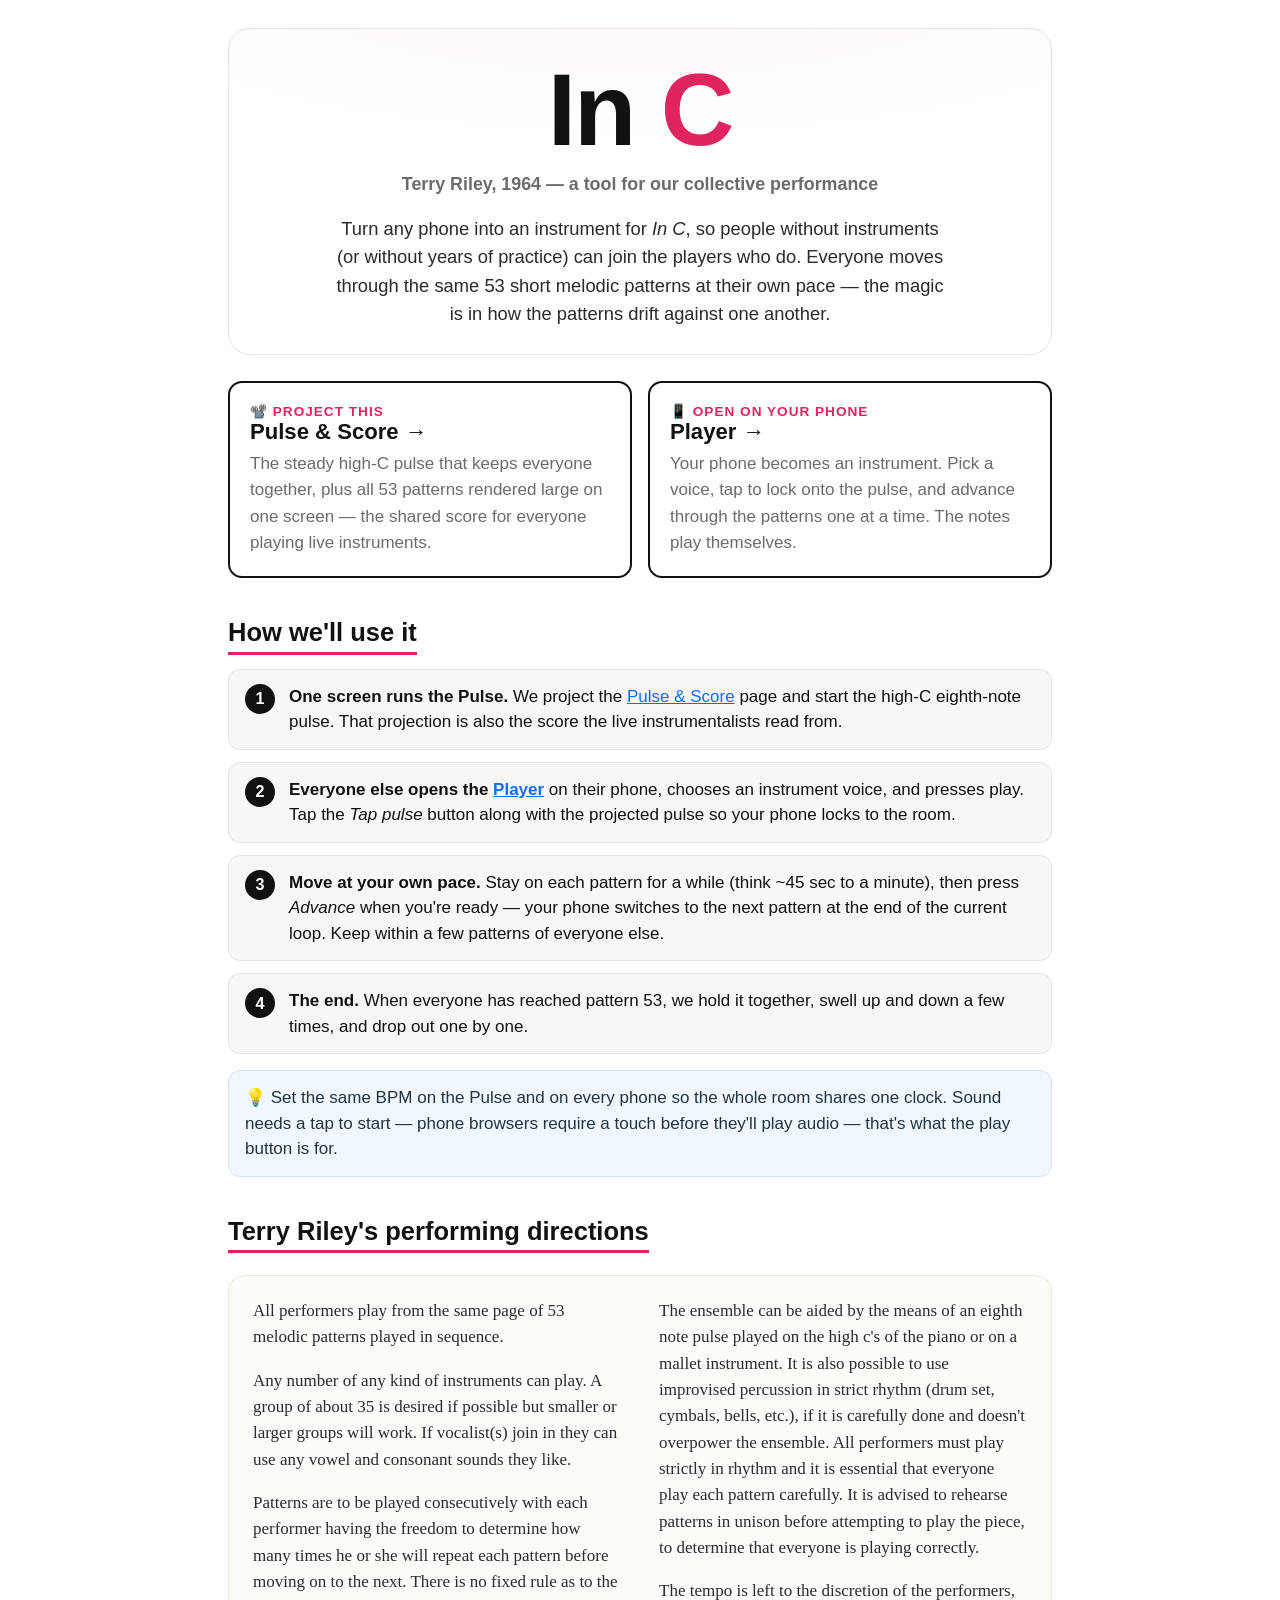
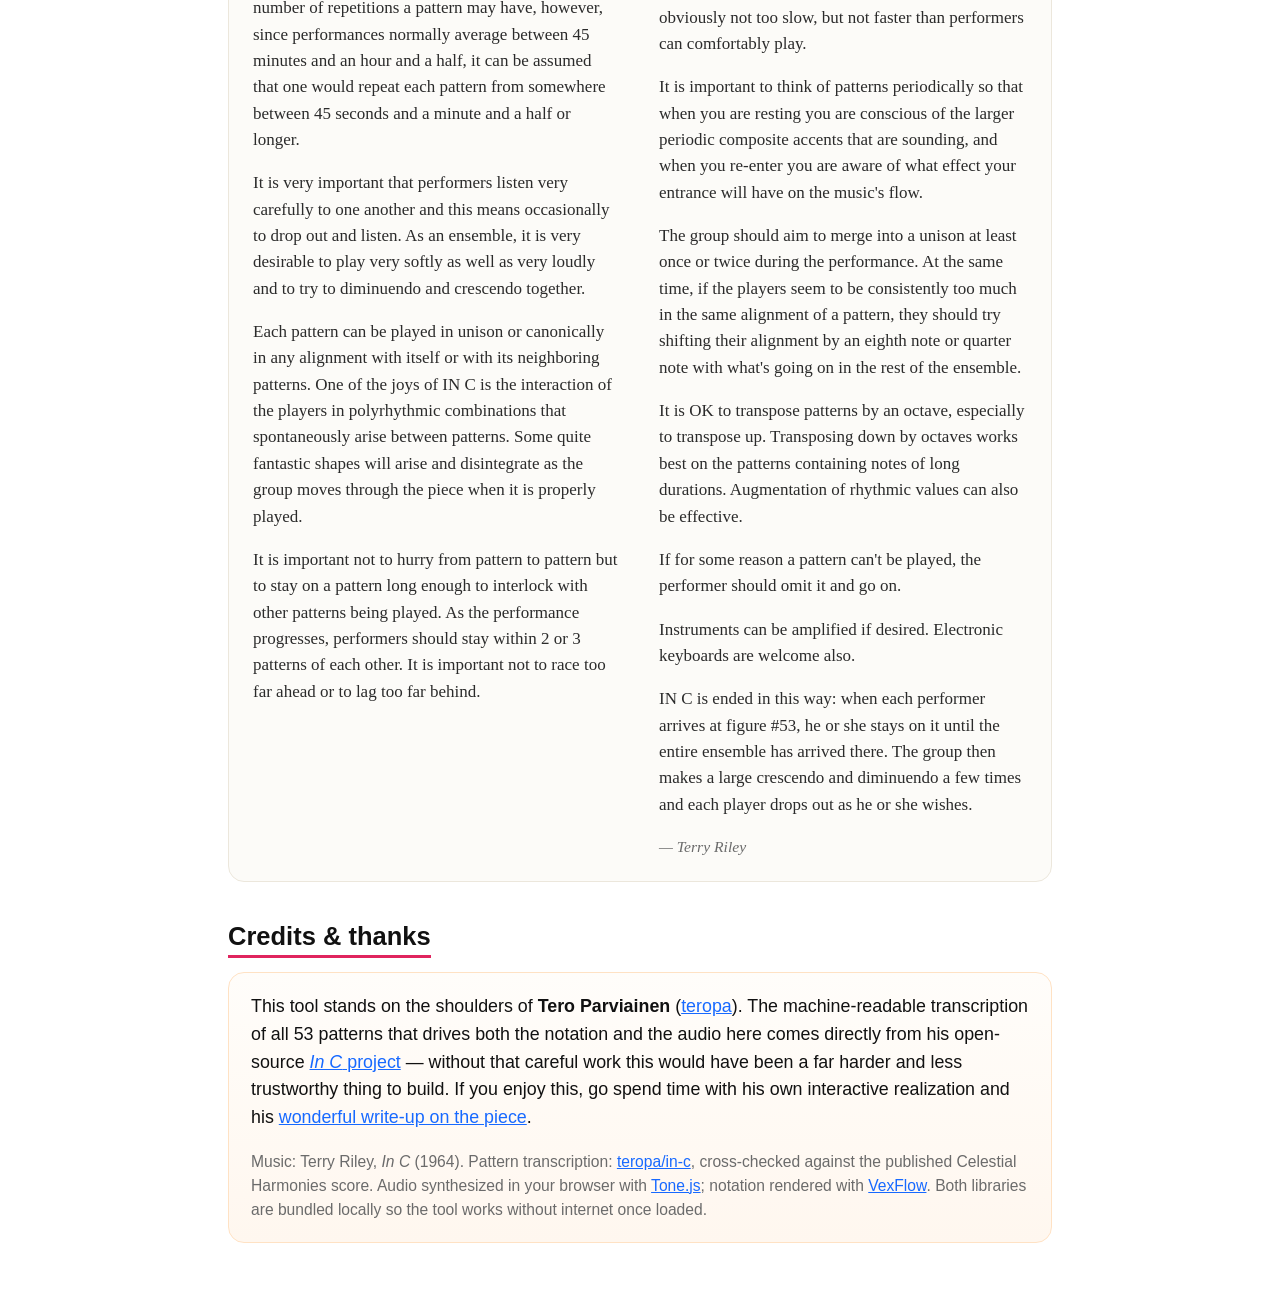
<file: index.html>
<!doctype html>
<html lang="en">
<head>
  <meta charset="utf-8">
  <meta name="viewport" content="width=device-width, initial-scale=1, viewport-fit=cover">
  <title>In C — collective performance</title>
  <link rel="stylesheet" href="css/style.css?v=3">
</head>
<body>
  <div class="wrap home">
    <header class="hero">
      <h1 class="mark">In&nbsp;<span class="c">C</span></h1>
      <p class="by">Terry Riley, 1964 — a tool for our collective performance</p>
      <p class="intro">
        Turn any phone into an instrument for <em>In&nbsp;C</em>, so people without instruments (or without years
        of practice) can join the players who do. Everyone moves through the same 53 short melodic patterns at
        their own pace — the magic is in how the patterns drift against one another.
      </p>
    </header>

    <div class="cards">
      <a class="card" href="pulse.html">
        <div class="kicker">📽️ Project this</div>
        <h3>Pulse &amp; Score →</h3>
        <p>The steady high-C pulse that keeps everyone together, plus all 53 patterns rendered large on one
           screen — the shared score for everyone playing live instruments.</p>
      </a>
      <a class="card" href="player.html">
        <div class="kicker">📱 Open on your phone</div>
        <h3>Player →</h3>
        <p>Your phone becomes an instrument. Pick a voice, tap to lock onto the pulse, and advance through
           the patterns one at a time. The notes play themselves.</p>
      </a>
    </div>

    <section class="section">
      <h2>How we'll use it</h2>
      <ol class="steps">
        <li><span class="n">1</span><span class="t"><strong>One screen runs the Pulse.</strong> We project the
            <a href="pulse.html">Pulse&nbsp;&amp;&nbsp;Score</a> page and start the high-C eighth-note pulse. That
            projection is also the score the live instrumentalists read from.</span></li>
        <li><span class="n">2</span><span class="t"><strong>Everyone else opens the
            <a href="player.html">Player</a></strong> on their phone, chooses an instrument voice, and presses
            play. Tap the <em>Tap pulse</em> button along with the projected pulse so your phone locks to the
            room.</span></li>
        <li><span class="n">3</span><span class="t"><strong>Move at your own pace.</strong> Stay on each pattern
            for a while (think ~45&nbsp;sec to a minute), then press <em>Advance</em> when you're ready — your
            phone switches to the next pattern at the end of the current loop. Keep within a few patterns of
            everyone else.</span></li>
        <li><span class="n">4</span><span class="t"><strong>The end.</strong> When everyone has reached
            pattern&nbsp;53, we hold it together, swell up and down a few times, and drop out one by one.</span></li>
      </ol>
      <p class="callout">💡 Set the same BPM on the Pulse and on every phone so the whole room shares one clock.
         Sound needs a tap to start — phone browsers require a touch before they'll play audio — that's what the
         play button is for.</p>
    </section>

    <section class="section">
      <h2>Terry Riley's performing directions</h2>
      <div class="directions-panel">
      <div class="directions">
      <p>All performers play from the same page of 53 melodic patterns played in sequence.</p>

      <p>Any number of any kind of instruments can play. A group of about 35 is desired if possible but smaller
         or larger groups will work. If vocalist(s) join in they can use any vowel and consonant sounds they
         like.</p>

      <p>Patterns are to be played consecutively with each performer having the freedom to determine how many
         times he or she will repeat each pattern before moving on to the next. There is no fixed rule as to the
         number of repetitions a pattern may have, however, since performances normally average between 45
         minutes and an hour and a half, it can be assumed that one would repeat each pattern from somewhere
         between 45 seconds and a minute and a half or longer.</p>

      <p>It is very important that performers listen very carefully to one another and this means occasionally to
         drop out and listen. As an ensemble, it is very desirable to play very softly as well as very loudly and
         to try to diminuendo and crescendo together.</p>

      <p>Each pattern can be played in unison or canonically in any alignment with itself or with its neighboring
         patterns. One of the joys of IN C is the interaction of the players in polyrhythmic combinations that
         spontaneously arise between patterns. Some quite fantastic shapes will arise and disintegrate as the
         group moves through the piece when it is properly played.</p>

      <p>It is important not to hurry from pattern to pattern but to stay on a pattern long enough to interlock
         with other patterns being played. As the performance progresses, performers should stay within 2 or 3
         patterns of each other. It is important not to race too far ahead or to lag too far behind.</p>

      <p>The ensemble can be aided by the means of an eighth note pulse played on the high c's of the piano or on
         a mallet instrument. It is also possible to use improvised percussion in strict rhythm (drum set,
         cymbals, bells, etc.), if it is carefully done and doesn't overpower the ensemble. All performers must
         play strictly in rhythm and it is essential that everyone play each pattern carefully. It is advised to
         rehearse patterns in unison before attempting to play the piece, to determine that everyone is playing
         correctly.</p>

      <p>The tempo is left to the discretion of the performers, obviously not too slow, but not faster than
         performers can comfortably play.</p>

      <p>It is important to think of patterns periodically so that when you are resting you are conscious of the
         larger periodic composite accents that are sounding, and when you re-enter you are aware of what effect
         your entrance will have on the music's flow.</p>

      <p>The group should aim to merge into a unison at least once or twice during the performance. At the same
         time, if the players seem to be consistently too much in the same alignment of a pattern, they should
         try shifting their alignment by an eighth note or quarter note with what's going on in the rest of the
         ensemble.</p>

      <p>It is OK to transpose patterns by an octave, especially to transpose up. Transposing down by octaves
         works best on the patterns containing notes of long durations. Augmentation of rhythmic values can also
         be effective.</p>

      <p>If for some reason a pattern can't be played, the performer should omit it and go on.</p>

      <p>Instruments can be amplified if desired. Electronic keyboards are welcome also.</p>

      <p>IN C is ended in this way: when each performer arrives at figure #53, he or she stays on it until the
         entire ensemble has arrived there. The group then makes a large crescendo and diminuendo a few times and
         each player drops out as he or she wishes.</p>

      <p class="note" style="font-family:Georgia,serif;font-style:italic">— Terry Riley</p>
      </div>
    </div>
    </section>

    <section class="section">
      <h2>Credits &amp; thanks</h2>
      <div class="credits-box">
        <p class="lead" style="margin-top:0">
          This tool stands on the shoulders of <strong>Tero Parviainen</strong>
          (<a href="https://teropa.info/">teropa</a>). The machine-readable transcription of all 53 patterns that
          drives both the notation and the audio here comes directly from his open-source
          <a href="https://github.com/teropa/in-c"><em>In&nbsp;C</em> project</a> — without that careful work this
          would have been a far harder and less trustworthy thing to build. If you enjoy this, go spend time with
          his own interactive realization and his
          <a href="https://teropa.info/blog/2017/01/23/terry-rileys-in-c.html">wonderful write-up on the piece</a>.
        </p>
        <p class="note" style="margin-bottom:0">
          Music: Terry Riley, <em>In&nbsp;C</em> (1964). Pattern transcription:
          <a href="https://github.com/teropa/in-c">teropa/in-c</a>, cross-checked against the published Celestial
          Harmonies score. Audio synthesized in your browser with <a href="https://tonejs.github.io/">Tone.js</a>;
          notation rendered with <a href="https://www.vexflow.com/">VexFlow</a>. Both libraries are bundled locally
          so the tool works without internet once loaded.
        </p>
      </div>
    </section>
  </div>
</body>
</html>
</file>
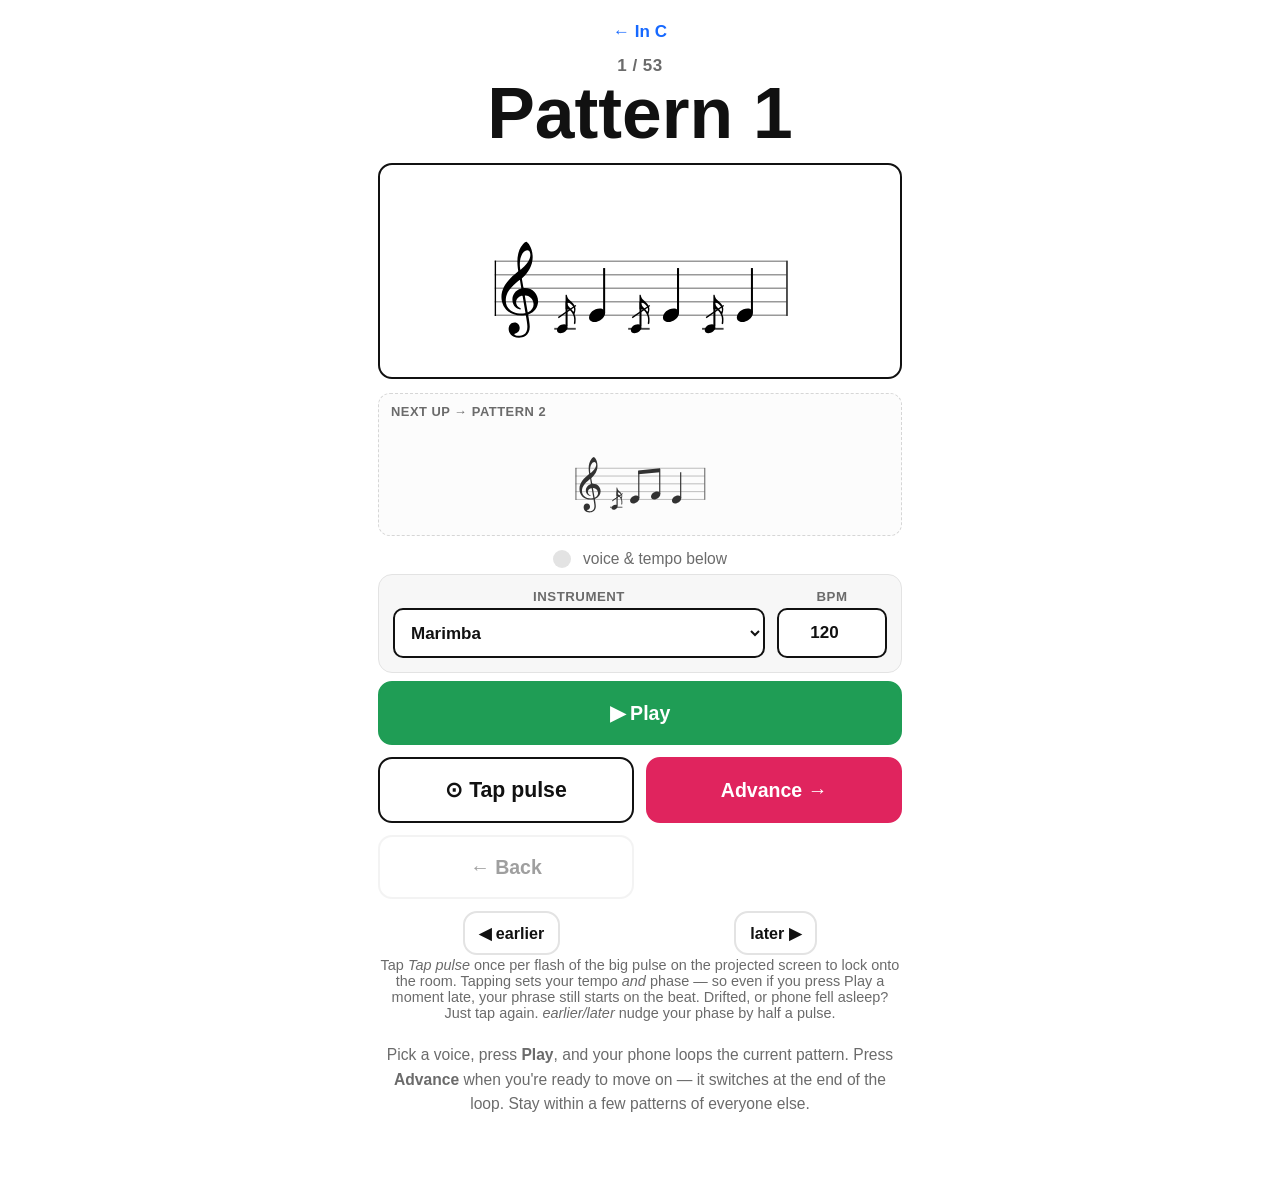
<file: player.html>
<!doctype html>
<html lang="en">
<head>
  <meta charset="utf-8">
  <meta name="viewport" content="width=device-width, initial-scale=1, viewport-fit=cover">
  <title>In C — Player</title>
  <link rel="stylesheet" href="css/style.css?v=3">
</head>
<body>
  <div class="wrap player" style="max-width:560px">
    <a class="backlink" href="index.html">← In C</a>

    <div class="pcount"><span id="pos">1</span> / 53</div>
    <div class="pnum">Pattern <span id="num">1</span></div>

    <div class="stage" id="stage"></div>
    <div class="queued" id="queued">→ advancing at end of this loop</div>

    <div class="next-preview" id="nextPreview">
      <div class="next-label" id="nextLabel">Next up →</div>
      <div class="next-stage" id="nextStage"></div>
    </div>

    <div class="endnote" id="endnote">
      <strong>Pattern 53 — the ending.</strong> Stay here and keep looping until the whole ensemble arrives,
      then swell up and down together and drop out when you wish.
    </div>

    <div class="row" style="margin:14px 0 6px">
      <span class="pulse-dot" id="dot"></span>
      <span class="bpm-readout note">voice &amp; tempo below</span>
    </div>

    <div class="controls" style="position:static;justify-content:center">
      <div class="field" style="flex:1">
        <label for="voice">Instrument</label>
        <select id="voice" style="width:100%"></select>
      </div>
      <div class="field">
        <label for="bpm">BPM</label>
        <input id="bpm" type="number" min="20" max="400" step="1" value="120" inputmode="numeric">
      </div>
    </div>

    <div class="player-controls">
      <button id="play" class="go full">▶ Play</button>
      <button id="tap" class="secondary tap-btn">⊙ Tap pulse</button>
      <button id="advance" class="accent">Advance →</button>
      <button id="back" class="ghost">← Back</button>
    </div>

    <div class="sync-row">
      <button id="nudgeBack" class="ghost mini">◀ earlier</button>
      <span id="syncStatus" class="note"></span>
      <button id="nudgeFwd" class="ghost mini">later ▶</button>
    </div>
    <div class="tap-hint">
      Tap <em>Tap pulse</em> once per flash of the big pulse on the projected screen to lock onto the room.
      Tapping sets your tempo <em>and</em> phase — so even if you press Play a moment late, your phrase still
      starts on the beat. Drifted, or phone fell asleep? Just tap again. <em>earlier/later</em> nudge your phase
      by half a pulse.
    </div>

    <p class="note" style="margin-top:22px">
      Pick a voice, press <strong>Play</strong>, and your phone loops the current pattern. Press
      <strong>Advance</strong> when you're ready to move on — it switches at the end of the loop. Stay within a
      few patterns of everyone else.
    </p>
  </div>

  <script src="vendor/Tone.js"></script>
  <script src="vendor/vexflow.js"></script>
  <script src="js/score-data.js?v=3"></script>
  <script src="js/notation.js?v=3"></script>
  <script src="js/audio.js?v=3"></script>
  <script src="js/player.js?v=3"></script>
</body>
</html>
</file>
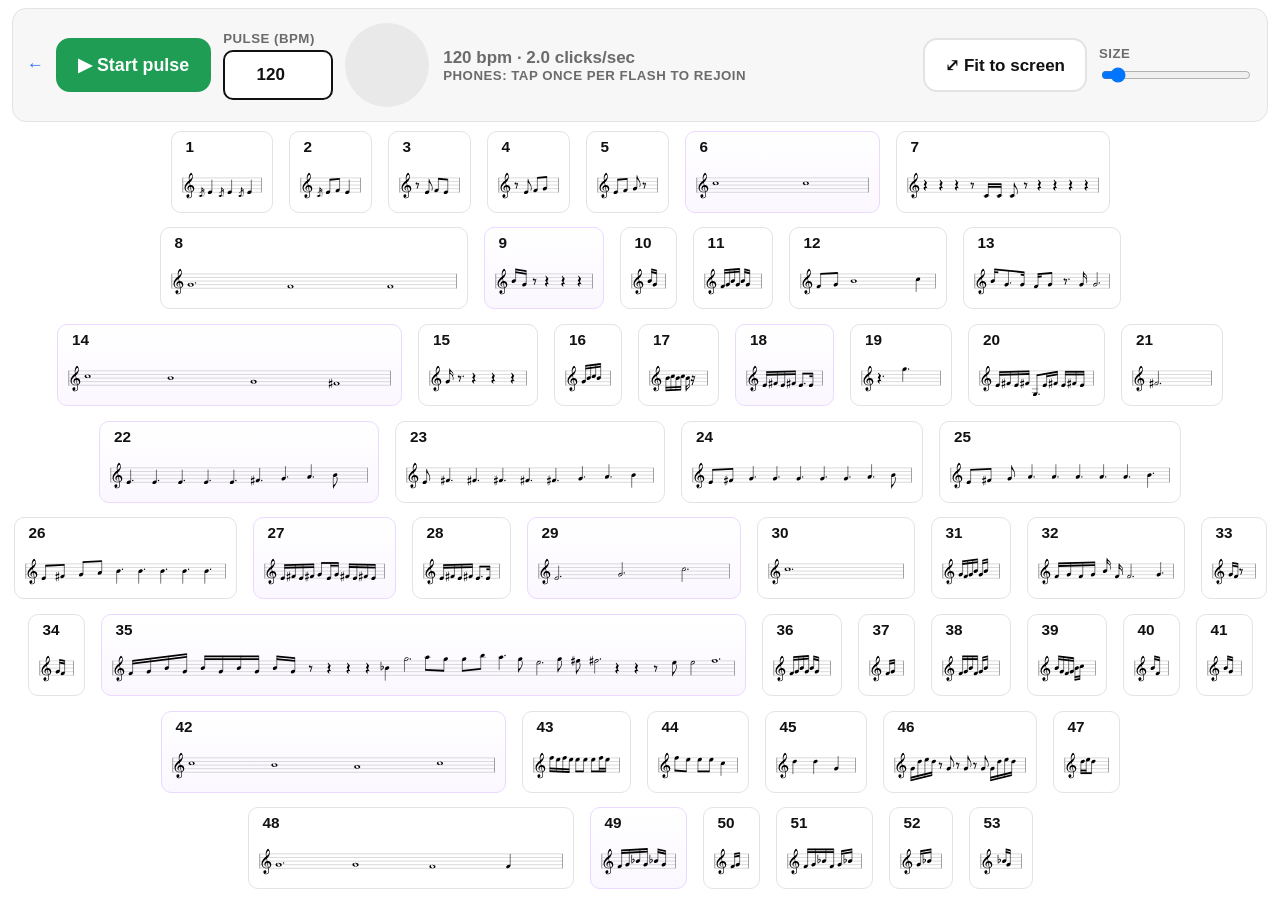
<file: pulse.html>
<!doctype html>
<html lang="en">
<head>
  <meta charset="utf-8">
  <meta name="viewport" content="width=device-width, initial-scale=1, viewport-fit=cover">
  <title>In C — Pulse &amp; Score</title>
  <link rel="stylesheet" href="css/style.css?v=3">
</head>
<body>
  <div class="wrap pulse-page">
    <div class="controls pulse-controls">
      <a class="backlink" href="index.html" style="margin:0" title="Back to In C">←</a>
      <button id="play" class="go big">▶ Start pulse</button>
      <div class="field">
        <label for="bpm">Pulse (BPM)</label>
        <input id="bpm" type="number" min="20" max="400" step="1" value="120" inputmode="numeric">
      </div>
      <div class="metro">
        <div class="beat-orb" id="orb"></div>
        <div class="metro-text">
          <div id="rate" class="pulse-rate"></div>
          <div class="metro-label">phones: tap once per flash to rejoin</div>
        </div>
      </div>
      <div class="spacer"></div>
      <button id="fit" class="ghost" title="Resize the whole score to fit this screen">⤢ Fit to screen</button>
      <div class="field">
        <label for="size">Size</label>
        <input id="size" type="range" min="0.22" max="2.2" step="0.01" value="0.95" style="width:150px;min-height:auto">
      </div>
    </div>

    <div class="score-area">
      <div id="grid" class="score-grid"></div>
    </div>
  </div>

  <script src="vendor/Tone.js"></script>
  <script src="vendor/vexflow.js"></script>
  <script src="js/score-data.js?v=3"></script>
  <script src="js/notation.js?v=3"></script>
  <script src="js/audio.js?v=3"></script>
  <script src="js/pulse.js?v=3"></script>
</body>
</html>
</file>
<file: css/style.css>
/* In C — collective performance tool. Bright, white, high-contrast, large touch targets. */
:root {
  --bg: #ffffff;
  --ink: #111111;
  --muted: #6b6b6b;
  --line: #e3e3e3;
  --accent: #e0245e;      /* active-note / live highlight */
  --accent2: #1769ff;     /* links / actions */
  --good: #1f9d55;
  --panel: #f7f7f7;
  --radius: 14px;
  --maxw: 980px;
  font-size: 17px;
}

* { box-sizing: border-box; }

html, body {
  margin: 0;
  padding: 0;
  background: var(--bg);
  color: var(--ink);
  font-family: -apple-system, BlinkMacSystemFont, "Segoe UI", Roboto, Helvetica, Arial, sans-serif;
  -webkit-text-size-adjust: 100%;
  -webkit-tap-highlight-color: transparent;
}

a { color: var(--accent2); }

.wrap { max-width: var(--maxw); margin: 0 auto; padding: 22px 18px 64px; }

/* ---------- Home / index ---------- */
.home { max-width: 860px; }
.hero {
  text-align: center;
  padding: 30px 20px 26px;
  margin: 6px 0 8px;
  background:
    radial-gradient(120% 90% at 50% -20%, #fff5f8 0%, #ffffff 60%);
  border: 1px solid var(--line);
  border-radius: 22px;
}
.hero .mark {
  font-size: clamp(3.4rem, 12vw, 6rem);
  font-weight: 850;
  letter-spacing: -2px;
  line-height: 1;
  margin: 0;
}
.hero .mark .c { color: var(--accent); }
.hero .by { color: var(--muted); font-weight: 650; margin: 10px 0 0; font-size: 1.05rem; }
.hero .intro {
  max-width: 620px; margin: 16px auto 0; font-size: 1.08rem; line-height: 1.55; color: #2a2a2a;
}

.section { margin-top: 40px; }
.section > h2 {
  font-size: 1.5rem; margin: 0 0 14px; display: inline-block;
  padding-bottom: 4px; border-bottom: 3px solid var(--accent);
}

.steps { list-style: none; padding: 0; margin: 0; display: grid; gap: 12px; }
.steps li {
  display: flex; gap: 14px; align-items: flex-start;
  background: var(--panel); border: 1px solid var(--line); border-radius: 12px; padding: 14px 16px;
}
.steps .n {
  flex: 0 0 auto; width: 30px; height: 30px; border-radius: 50%;
  background: var(--ink); color: #fff; font-weight: 800; font-size: .95rem;
  display: flex; align-items: center; justify-content: center;
}
.steps .t { line-height: 1.5; }
.callout {
  margin-top: 16px; background: #f0f7ff; border: 1px solid #cfe2ff;
  border-radius: 12px; padding: 14px 16px; color: #234; line-height: 1.5;
}
.credits-box {
  background: linear-gradient(180deg, #fffdfa, #fff7ef);
  border: 1px solid #ffe2c4; border-radius: 16px; padding: 20px 22px;
}
.directions-panel {
  background: #fcfbf8; border: 1px solid #ece7dc; border-radius: 16px;
  padding: 22px 24px; margin-top: 8px;
}

h1, h2, h3 { line-height: 1.15; }
h1 { font-size: 2.1rem; margin: 0 0 4px; letter-spacing: -0.5px; }
.tagline { color: var(--muted); margin: 0 0 26px; font-size: 1.05rem; }

.lead { font-size: 1.05rem; line-height: 1.55; }
p { line-height: 1.55; }

/* Big tappable buttons */
button, .btn {
  font: inherit;
  font-weight: 650;
  border: 2px solid var(--ink);
  background: var(--ink);
  color: #fff;
  border-radius: var(--radius);
  padding: 14px 20px;
  cursor: pointer;
  min-height: 54px;
  -webkit-user-select: none;
  user-select: none;
  transition: transform .04s ease, background .15s ease, opacity .15s ease;
}
button:active, .btn:active { transform: scale(0.98); }
button.secondary, .btn.secondary { background: #fff; color: var(--ink); }
button.ghost { background: #fff; color: var(--ink); border-color: var(--line); }
button:disabled { opacity: .4; cursor: default; }
button.accent { background: var(--accent); border-color: var(--accent); }
button.go { background: var(--good); border-color: var(--good); }

.btn { display: inline-flex; align-items: center; justify-content: center; text-decoration: none; }

/* Home cards */
.cards { display: grid; grid-template-columns: 1fr 1fr; gap: 16px; margin: 26px 0 8px; }
.card {
  border: 2px solid var(--ink);
  border-radius: var(--radius);
  padding: 20px;
  text-decoration: none;
  color: var(--ink);
  display: block;
  background: #fff;
  transition: transform .06s ease, box-shadow .15s ease;
}
.card:hover { transform: translateY(-2px); box-shadow: 0 6px 0 rgba(0,0,0,.06); }
.card h3 { margin: 0 0 6px; font-size: 1.3rem; }
.card p { margin: 0; color: var(--muted); }
.card .kicker { font-size: .8rem; text-transform: uppercase; letter-spacing: 1px; color: var(--accent); font-weight: 700; }
@media (max-width: 640px) { .cards { grid-template-columns: 1fr; } }

/* Instruction prose */
.directions { columns: 2; column-gap: 38px; font-family: Georgia, "Times New Roman", serif; color: #2b2b2b; }
.directions p { break-inside: avoid; }
.directions p:first-child { margin-top: 0; }
@media (max-width: 760px) { .directions { columns: 1; } }
.score-thumb { width: 100%; border: 1px solid var(--line); border-radius: 10px; margin: 8px 0 22px; }

.backlink { display: inline-block; margin-bottom: 14px; font-weight: 650; text-decoration: none; }
.note { color: var(--muted); font-size: .92rem; }

/* Control bars */
.controls {
  display: flex; flex-wrap: wrap; align-items: center; gap: 12px;
  background: var(--panel);
  border: 1px solid var(--line);
  border-radius: var(--radius);
  padding: 14px;
  position: sticky; top: 0; z-index: 5;
}
.field { display: flex; flex-direction: column; gap: 4px; }
.field label { font-size: .78rem; text-transform: uppercase; letter-spacing: .5px; color: var(--muted); font-weight: 700; }
input[type="number"] {
  font: inherit; font-weight: 650; width: 110px; padding: 12px; min-height: 50px;
  border: 2px solid var(--ink); border-radius: 10px; text-align: center; background: #fff; color: var(--ink);
}
select {
  font: inherit; font-weight: 650; padding: 12px; min-height: 50px;
  border: 2px solid var(--ink); border-radius: 10px; background: #fff; color: var(--ink);
}
.spacer { flex: 1 1 auto; }

/* ---------- Pulse view (projected full score) ---------- */
.pulse-controls .big { font-size: 1.05rem; }
.pulse-rate { font-variant-numeric: tabular-nums; color: var(--muted); font-weight: 650; }

/* Big visual metronome — the shared sync target everyone taps to. */
.metro { display: flex; align-items: center; gap: 14px; }
.beat-orb {
  width: 84px; height: 84px; border-radius: 50%;
  background: #e9e9e9; flex: 0 0 auto;
  box-shadow: 0 0 0 0 rgba(224, 36, 94, 0);
  transition: transform .05s ease-out, background .05s ease-out, box-shadow .28s ease-out;
}
.beat-orb.flash {
  background: var(--accent);
  transform: scale(1.14);
  box-shadow: 0 0 64px 14px rgba(224, 36, 94, .45);
}
.metro-label { font-size: .78rem; text-transform: uppercase; letter-spacing: .5px; color: var(--muted); font-weight: 700; }
/* Flowing layout that preserves each pattern's intrinsic, beat-proportional
   width — like the original printed score sheet. Long patterns (e.g. 35) cap to
   the row width; everything else keeps true proportional spacing. */
.score-grid {
  display: flex;
  flex-wrap: wrap;
  align-items: flex-start;
  gap: 14px 16px;
  margin-top: 18px;
}
.cell {
  border: 1px solid var(--line); border-radius: 10px;
  padding: 6px 10px 8px; background: #fff;
  max-width: 100%;
}
.cell .num {
  font-weight: 800; font-size: .9rem; color: var(--ink);
  font-variant-numeric: tabular-nums; margin: 0 0 1px 4px;
}
.cell.hue { background: linear-gradient(180deg, #fff, #fbf7ff); border-color: #ecd9ff; }
.cell svg { display: block; max-width: 100%; height: auto; }
.scale-row { display:flex; align-items:center; gap:10px; }

/* ---------- Player view ---------- */
.player { text-align: center; }
.pcount { font-size: 1rem; color: var(--muted); font-weight: 700; letter-spacing: .5px; }
.pnum { font-size: 4.2rem; font-weight: 800; line-height: 1; margin: 2px 0 2px; font-variant-numeric: tabular-nums; }
.stage {
  border: 2px solid var(--ink); border-radius: var(--radius);
  padding: 18px 10px; margin: 14px 0; min-height: 150px;
  display: flex; align-items: center; justify-content: center; overflow-x: auto;
  background: #fff;
}
.stage svg { display: block; margin: 0 auto; }

/* active note highlight inside any rendered pattern */
.vf-stavenote.active path { fill: var(--accent) !important; stroke: var(--accent) !important; }

.queued {
  display: none; margin: 6px auto 0; color: var(--good); font-weight: 750;
}
.queued.show { display: block; }

.pulse-dot {
  width: 18px; height: 18px; border-radius: 50%; background: var(--line);
  display: inline-block; vertical-align: middle; transition: background .04s ease, transform .04s ease;
}
.pulse-dot.on { background: var(--accent); transform: scale(1.25); }

.player-controls { display: grid; grid-template-columns: 1fr 1fr; gap: 12px; margin-top: 8px; }
.player-controls .full { grid-column: 1 / -1; }
.player-controls button { width: 100%; font-size: 1.15rem; padding: 18px; min-height: 64px; }
.tap-btn { font-size: 1.25rem !important; }
.tap-hint { font-size: .85rem; color: var(--muted); margin-top: 2px; }

.row { display: flex; gap: 12px; align-items: flex-end; flex-wrap: wrap; justify-content: center; }
.bpm-readout { font-variant-numeric: tabular-nums; }

.sync-row { display: flex; align-items: center; justify-content: center; gap: 12px; margin-top: 12px; min-height: 30px; }
button.mini { min-height: 44px; padding: 9px 14px; font-size: .95rem; white-space: nowrap; }
#syncStatus { min-width: 150px; text-align: center; }
#syncStatus.queued-resync { color: var(--good); font-weight: 750; }
#syncStatus.wake { color: var(--accent); font-weight: 750; }

.endnote {
  margin-top: 16px; padding: 12px; border-radius: 10px; background: #fff7e6;
  border: 1px solid #ffe2a8; color: #7a5a00; font-size: .95rem; display: none;
}
.endnote.show { display: block; }

/* Next-phrase preview — see what you'll advance into */
.next-preview {
  margin-top: 14px; padding: 10px 12px; border: 1px dashed #d6d6d6; border-radius: 12px;
  background: #fcfcfc;
}
.next-label {
  font-size: .76rem; text-transform: uppercase; letter-spacing: .5px; color: var(--muted);
  font-weight: 700; margin-bottom: 4px; text-align: left;
}
.next-stage { overflow-x: auto; opacity: .8; }
.next-stage svg { display: block; margin: 0 auto; }
.next-preview.last { border-style: solid; background: #fff7e6; border-color: #ffe2a8; }
.next-preview.last .next-label { color: #7a5a00; }

/* ---------- Pulse view: full-screen projected score ---------- */
.pulse-page {
  height: 100vh; height: 100dvh; max-width: none;
  display: flex; flex-direction: column; padding: 8px 12px 10px;
}
.pulse-page .controls { position: static; flex: 0 0 auto; }
.score-area { flex: 1 1 auto; min-height: 0; overflow: auto; margin-top: 8px; }
.score-area .score-grid { margin-top: 0; justify-content: center; align-content: flex-start; }
/* once fitted, spread the rows to fill the full vertical space (no dead gap below) */
.score-area .score-grid.fill { min-height: 100%; align-content: space-evenly; }
</file>
